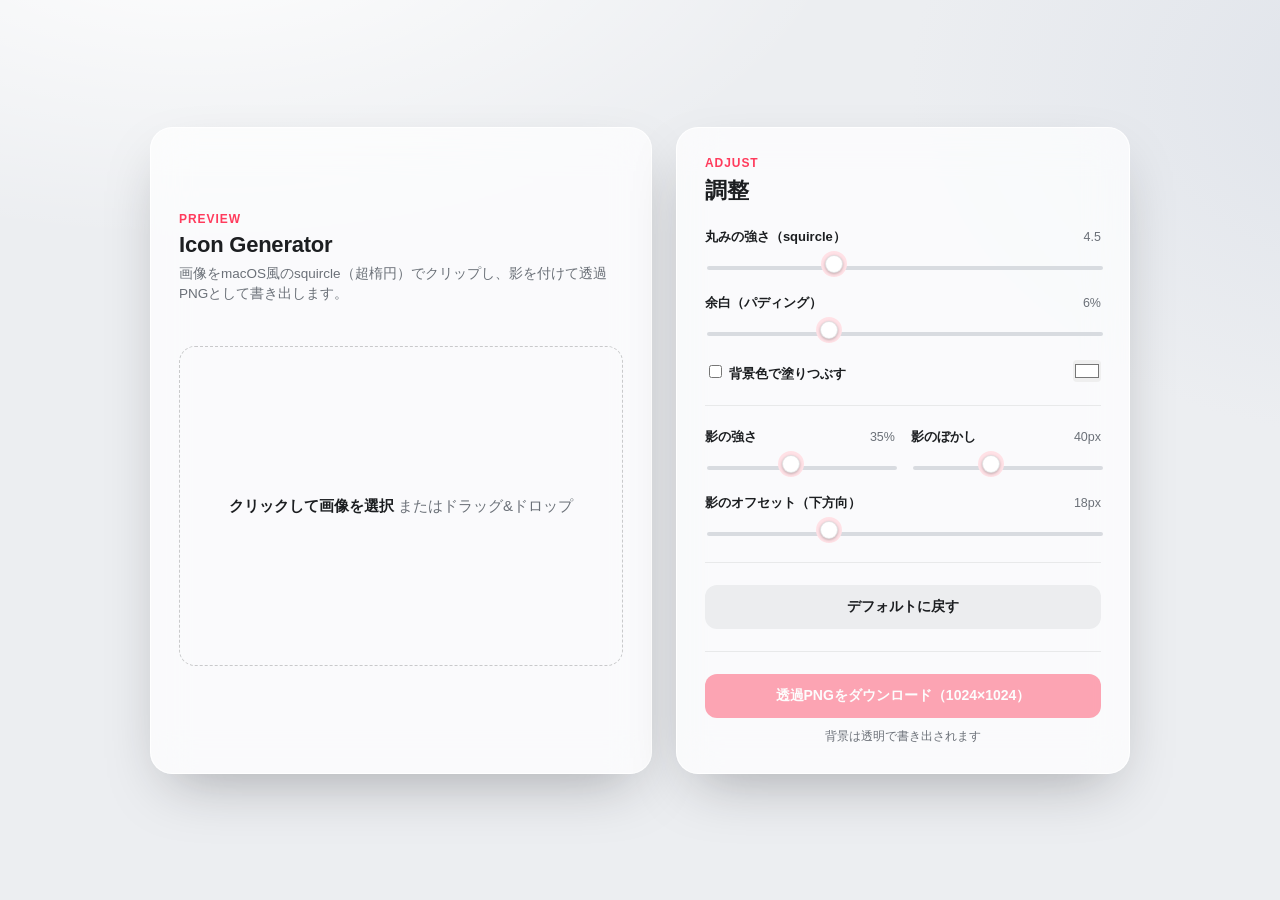
<file: index.html>
<!DOCTYPE html>
<html lang="ja">
<head>
<meta charset="UTF-8">
<meta name="viewport" content="width=device-width, initial-scale=1.0">
<meta http-equiv="refresh" content="0; url=icon-generator/">
<title>Icon Generator</title>
<script>location.replace('icon-generator/');</script>
</head>
<body>
<p><a href="icon-generator/">Icon Generator</a></p>
</body>
</html>
</file>
<file: icon-generator/style.css>
:root{
  --bg: #eceef1;
  --panel: rgba(255,255,255,0.72);
  --panel-border: rgba(255,255,255,0.9);
  --ink: #1c1e21;
  --sub: #6b7078;
  --accent: #ff3b5c;
  --accent-soft: #ffe1e6;
  --track: #d8dbe0;
  --shadow-lg: 0 24px 60px -20px rgba(28,30,33,0.35);
  --radius-panel: 22px;
  font-family: -apple-system, BlinkMacSystemFont, "SF Pro Text", "Hiragino Sans", "Helvetica Neue", Arial, sans-serif;
}

*{ box-sizing: border-box; }

body{
  margin:0;
  min-height:100vh;
  background:
    radial-gradient(1200px 600px at 15% -10%, #ffffff 0%, transparent 55%),
    radial-gradient(1000px 700px at 110% 10%, #dfe3ea 0%, transparent 50%),
    var(--bg);
  color: var(--ink);
  display:flex;
  align-items:center;
  justify-content:center;
  padding: 40px 20px;
}

.app{
  width:100%;
  max-width: 980px;
  display:grid;
  grid-template-columns: 1.05fr 0.95fr;
  gap:24px;
}
@media (max-width: 820px){
  .app{ grid-template-columns: 1fr; }
}

.card{
  background: var(--panel);
  border: 1px solid var(--panel-border);
  border-radius: var(--radius-panel);
  backdrop-filter: blur(20px) saturate(1.4);
  -webkit-backdrop-filter: blur(20px) saturate(1.4);
  box-shadow: var(--shadow-lg);
  padding: 28px;
}

header.title{
  width: 100%;
  margin-bottom: 22px;
}
header.title .eyebrow{
  font-size: 12px;
  letter-spacing: 0.08em;
  text-transform: uppercase;
  color: var(--accent);
  font-weight: 700;
  margin-bottom: 6px;
}
header.title h1{
  font-size: 22px;
  margin: 0;
  font-weight: 700;
  letter-spacing: -0.01em;
}
header.title p{
  margin: 6px 0 0;
  font-size: 13.5px;
  color: var(--sub);
  line-height: 1.5;
}

/* preview stage */
.stage{
  display:flex;
  flex-direction:column;
  align-items:center;
  justify-content:center;
  gap: 20px;
}

.checker{
  width: 300px;
  height: 300px;
  border-radius: 26px;
  background-image:
    linear-gradient(45deg, #dfe2e7 25%, transparent 25%),
    linear-gradient(-45deg, #dfe2e7 25%, transparent 25%),
    linear-gradient(45deg, transparent 75%, #dfe2e7 75%),
    linear-gradient(-45deg, transparent 75%, #dfe2e7 75%);
  background-size: 24px 24px;
  background-position: 0 0, 0 12px, 12px -12px, -12px 0px;
  background-color: #f4f5f7;
  display:flex;
  align-items:center;
  justify-content:center;
  position: relative;
  overflow: hidden;
}

#previewCanvas{
  width: 240px;
  height: 240px;
}

.drop{
  width:100%;
  border: 1.5px dashed rgba(28,30,33,0.22);
  border-radius: 16px;
  padding: 16px;
  text-align:center;
  font-size: 13px;
  color: var(--sub);
  cursor: pointer;
  transition: border-color .15s ease, background .15s ease;
}
.drop:hover, .drop.dragover{
  border-color: var(--accent);
  background: var(--accent-soft);
  color: var(--ink);
}
.drop input{ display:none; }
.drop b{ color: var(--ink); }

/* preview stage: no image selected yet */
.stage.empty .checker{ display:none; }
.stage.empty .drop{
  min-height: 320px;
  display:flex;
  align-items:center;
  justify-content:center;
  padding: 40px;
  font-size: 15px;
}
.stage:not(.empty) .drop{ display:none; }
.imageResetBtn{ display:none; }
.stage:not(.empty) .imageResetBtn{ display:block; }

/* controls */
.field{
  margin-bottom: 20px;
}
.field:last-of-type{ margin-bottom: 0; }
.field-label{
  display:flex;
  justify-content:space-between;
  align-items:baseline;
  font-size: 13px;
  font-weight: 600;
  margin-bottom: 10px;
}
.field-label span.val{
  font-variant-numeric: tabular-nums;
  color: var(--sub);
  font-weight: 500;
  font-size: 12.5px;
}

.color-swatch{
  width: 28px;
  height: 22px;
  padding: 0;
  border: none;
  border-radius: 4px;
  cursor: pointer;
}

input[type="range"]{
  -webkit-appearance: none;
  appearance: none;
  width: 100%;
  height: 4px;
  border-radius: 999px;
  background: var(--track);
  outline: none;
}
input[type="range"]::-webkit-slider-thumb{
  -webkit-appearance: none;
  width: 18px;
  height: 18px;
  border-radius: 50%;
  background: #fff;
  border: 1px solid rgba(28,30,33,0.12);
  box-shadow: 0 1px 3px rgba(0,0,0,0.25), 0 0 0 4px var(--accent-soft);
  cursor:pointer;
  margin-top: -7px;
}
input[type="range"]::-moz-range-thumb{
  width: 18px;
  height: 18px;
  border-radius: 50%;
  background: #fff;
  border: 1px solid rgba(28,30,33,0.12);
  box-shadow: 0 1px 3px rgba(0,0,0,0.25), 0 0 0 4px var(--accent-soft);
  cursor:pointer;
}
input[type="range"]::-moz-range-track{
  height:4px; border-radius:999px; background:var(--track);
}

.row2{
  display:grid;
  grid-template-columns: 1fr 1fr;
  gap: 16px;
}

.divider{
  height:1px;
  background: rgba(28,30,33,0.08);
  margin: 22px 0;
}

.btn{
  width:100%;
  padding: 13px 18px;
  border-radius: 12px;
  border: none;
  font-size: 14px;
  font-weight: 700;
  cursor: pointer;
  transition: transform .1s ease, opacity .15s ease, box-shadow .15s ease;
}
.btn:active{ transform: scale(0.98); }
.btn-primary{
  background: var(--accent);
  color: white;
  box-shadow: 0 10px 24px -8px rgba(255,59,92,0.55);
}
.btn-primary:disabled{
  opacity: 0.45;
  cursor: not-allowed;
  box-shadow:none;
}
.btn-primary:not(:disabled):hover{
  box-shadow: 0 14px 28px -8px rgba(255,59,92,0.65);
}
.btn-secondary{
  background: rgba(28,30,33,0.06);
  color: var(--ink);
}
.btn-secondary:hover{
  background: rgba(28,30,33,0.1);
}

.hint{
  font-size: 12px;
  color: var(--sub);
  margin-top: 10px;
  text-align:center;
}

.filename{
  font-size:12px;
  color: var(--sub);
  margin-top:2px;
  max-width: 300px;
  overflow:hidden;
  text-overflow: ellipsis;
  white-space:nowrap;
}
</file>
